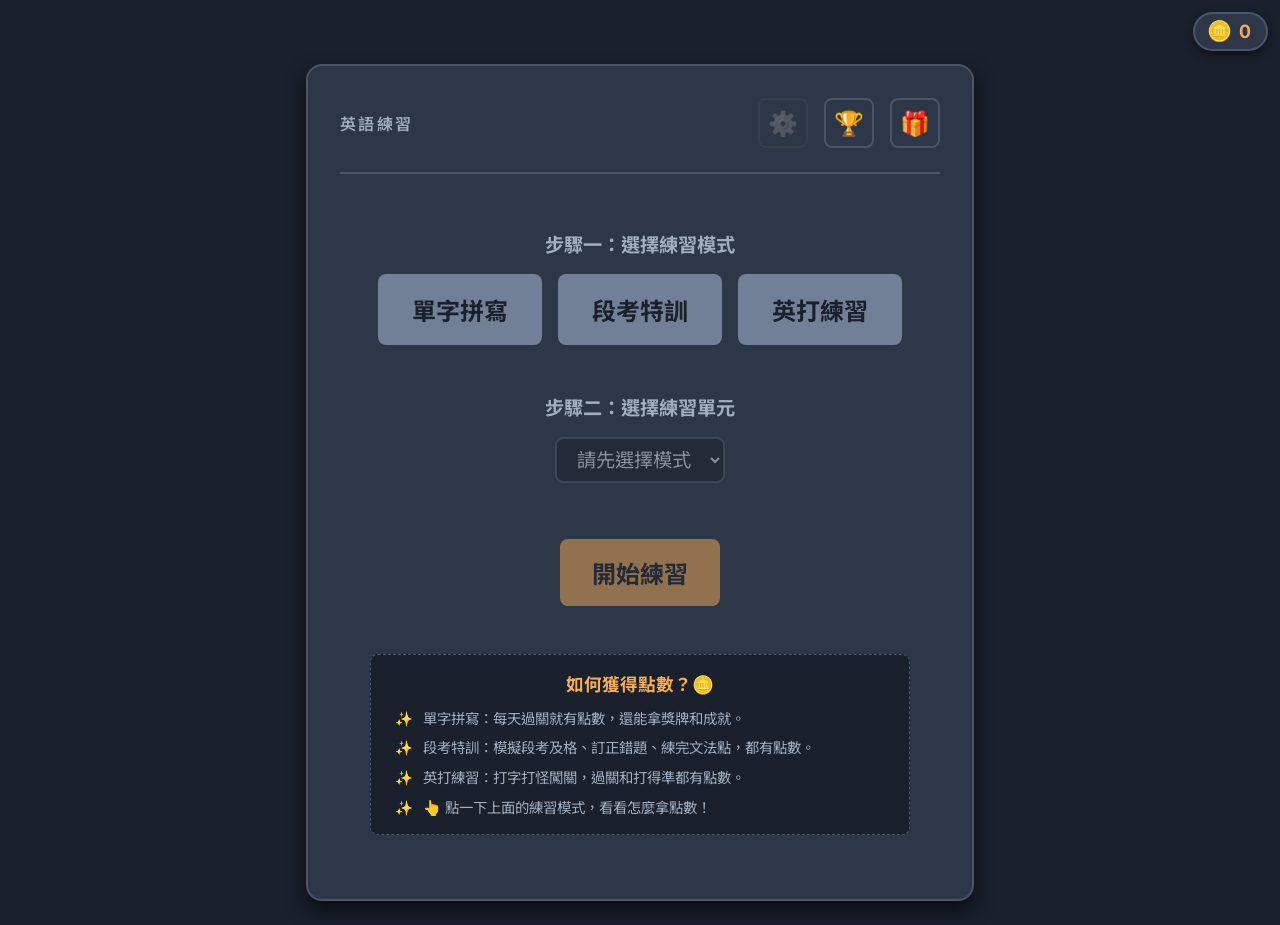
<file: index.html>
<!DOCTYPE html>
<html lang="zh-TW">
<head>
    <meta charset="UTF-8">
    <meta name="viewport" content="width=device-width, initial-scale=1.0">
    <meta name="description" content="英語練習：單字拼寫、段考特訓與英打練習，搭配點數與成就系統，讓每天的英語練習更有動力。">
    <meta name="theme-color" content="#1a202c">
    <meta name="color-scheme" content="dark">
    <title>英語練習</title>
    <link rel="icon" href="data:image/svg+xml,<svg xmlns=%22http://www.w3.org/2000/svg%22 viewBox=%220 0 100 100%22><text y=%22.9em%22 font-size=%2290%22>📘</text></svg>">
    <link rel="preconnect" href="https://fonts.googleapis.com">
    <link rel="preconnect" href="https://fonts.gstatic.com" crossorigin>
    <link href="https://fonts.googleapis.com/css2?family=Inter:wght@400;600;700&family=Noto+Sans+TC:wght@400;500;700&display=swap" rel="stylesheet">
    <!-- 每次開啟都在網址後面加上當下的時間，讓瀏覽器重新下載樣式與程式，
         不會拿舊的快取檔案配新檔案。新增檔案時加進下面對應的清單（程式照清單順序執行）。 -->
    <script>
        (function () {
            var v = Date.now();
            ['style.css', 'trainer.css', 'typing.css'].forEach(function (file) {
                document.write('<link rel="stylesheet" href="' + file + '?v=' + v + '">');
            });
            ['trainer-grading.js', 'trainer-core.js', 'trainer.js', 'typing.js', 'script.js'].forEach(function (file) {
                document.write('<script src="' + file + '?v=' + v + '" defer><\/script>');
            });
        })();
    </script>
    <noscript><link rel="stylesheet" href="style.css"></noscript>
</head>
<body>
    <noscript>
        <p class="noscript-message">本網站需要啟用 JavaScript 才能使用，請在瀏覽器設定中開啟後重新整理。</p>
    </noscript>

    <!-- 常駐總點數、點數紀錄視窗與得點慶祝由 script.js 的 buildPointsUi() 建立 -->

    <!-- 首頁 -->
    <div id="start-container" class="start-container">
        <header class="dashboard-header">
            <div class="dashboard-brand">
                <h1 class="app-title">英語練習</h1>
            </div>
            <nav class="dashboard-nav" aria-label="功能選單">
                <button id="admin-add-points-btn" class="icon-button icon-button-muted" type="button" title="管理員加點" aria-label="管理員加點">⚙️</button>
                <button id="show-achievements-btn" class="icon-button" type="button" title="我的成就" aria-label="我的成就">🏆</button>
                <button id="show-redemptions-btn" class="icon-button" type="button" title="我的兌換" aria-label="我的兌換">🎁</button>
            </nav>
        </header>
        <main class="dashboard-main">
            <div class="start-step">
                <h2 id="mode-step-title">步驟一：選擇練習模式</h2>
                <div class="mode-selection" role="group" aria-labelledby="mode-step-title">
                    <button id="mode-btn-spelling" class="start-button secondary" type="button" data-mode="spelling" aria-pressed="false">單字拼寫</button>
                    <button id="mode-btn-trainer" class="start-button secondary" type="button" data-mode="trainer" aria-pressed="false">段考特訓</button>
                </div>
            </div>

            <div class="start-step">
                <h2 id="unit-step-title">步驟二：選擇練習單元</h2>
                <select id="word-list-select" class="word-list-select" aria-labelledby="unit-step-title" disabled></select>
                <div id="unit-rewards-badge-container" class="unit-rewards-badge-container" style="display: none;"></div>
                <p id="unit-rewards-hint" class="unit-rewards-hint" hidden></p>
            </div>

            <div class="start-step">
                <button id="start-game-btn" class="start-button" type="button" disabled>開始練習</button>
            </div>

            <div class="points-info-container">
                <h3 id="points-info-title">如何獲得點數？🪙</h3>
                <ul id="points-info-list"></ul>
            </div>
        </main>
    </div>

    <!-- 單字拼寫 -->
    <div id="game-container" class="game-container" style="display: none;">
        <div class="progress-wrapper">
            <div class="progress-container">
                <div id="progress-bar"></div>
            </div>
            <div id="round-display"></div>
            <button id="spelling-quit-btn" class="quit-button" type="button">離開</button>
        </div>

        <div class="word-area">
            <div id="current-word-display" class="word-display"></div>
            <div class="pronunciation-area">
                <div id="phonetics-display" class="phonetics-display"></div>
                <button id="play-audio-btn" class="play-audio-btn" type="button" title="播放發音" aria-label="播放發音">🔊</button>
            </div>
            <div id="translation-display" class="translation-display"></div>
            <div id="example-display" class="example-display"></div>
        </div>

        <form id="spelling-form" class="spelling-input-area" style="display: none;">
            <input type="text" id="spelling-input" aria-label="拼寫單字" autocomplete="off" autocorrect="off" autocapitalize="off" spellcheck="false" enterkeyhint="send" placeholder="請在這裡拼出單字">
        </form>

        <div id="feedback-message" class="feedback-message" role="status" aria-live="polite"></div>

        <div id="health-display" class="health-display" aria-label="剩餘愛心"></div>
    </div>

    <!-- 段考特訓（畫面由 trainer.js 產生） -->
    <div id="trainer-container" class="trainer-container" style="display: none;"></div>

    <!-- 結算畫面 -->
    <div id="completion-container" class="start-container completion-container" style="display: none;">
        <div id="completion-icon" class="completion-icon" aria-hidden="true">🎉</div>
        <h1 id="completion-title" class="start-title">恭喜通關！</h1>
        <p id="completion-message" class="completion-message"></p>
        <ul id="completion-stats" class="completion-stats"></ul>
        <div id="completion-review" class="completion-review" hidden>
            <h2 id="completion-review-title" class="completion-review-title"></h2>
            <ul id="completion-review-list" class="completion-review-list"></ul>
        </div>
        <div class="completion-actions">
            <button id="restart-btn" class="start-button" type="button">再次練習</button>
            <button id="back-to-menu-btn" class="start-button secondary" type="button">返回主選單</button>
        </div>
    </div>

    <!-- 成就視窗 -->
    <div id="achievement-container" style="display: none;">
        <div id="achievement-modal" role="dialog" aria-modal="true" aria-labelledby="achievement-modal-title">
            <button id="close-achievements-btn" type="button" aria-label="關閉">&times;</button>
            <h2 id="achievement-modal-title">我的成就</h2>
            <div id="achievement-list"></div>
        </div>
    </div>

    <!-- 兌換視窗 -->
    <div id="redemption-container" style="display: none;">
        <div id="redemption-modal" role="dialog" aria-modal="true" aria-labelledby="redemption-modal-title">
            <button id="close-redemptions-btn" type="button" aria-label="關閉">&times;</button>
            <h2 id="redemption-modal-title">我的兌換</h2>
            <p id="redemption-balance" class="redemption-balance"></p>
            <form id="redemption-form" class="redemption-form" novalidate>
                <input type="number" id="redeem-points-input" aria-label="兌換點數" placeholder="兌換點數" min="1" step="1" inputmode="numeric" required>
                <input type="text" id="redeem-desc-input" aria-label="兌換說明" placeholder="兌換說明" maxlength="60" required>
                <p id="redemption-error" class="form-error" role="alert" hidden></p>
                <button type="submit">確認兌換</button>
            </form>
            <hr>
            <h3>兌換歷史</h3>
            <ul id="redemption-history-list"></ul>
        </div>
    </div>

    <!-- 管理員視窗 -->
    <div id="admin-modal-container" style="display: none;">
        <div id="admin-password-modal" role="dialog" aria-modal="true" aria-labelledby="admin-modal-title">
            <button id="close-admin-modal-btn" type="button" aria-label="關閉">&times;</button>
            <h2 id="admin-modal-title">管理員驗證</h2>
            <form id="admin-password-form" class="redemption-form" novalidate>
                <input type="password" id="admin-password-input" aria-label="管理員密碼" placeholder="請輸入管理員密碼" autocomplete="off" required>
                <p id="admin-password-error" class="form-error" role="alert" hidden></p>
                <button type="submit">驗證並繼續</button>
            </form>
            <form id="admin-grant-form" class="redemption-form" novalidate hidden>
                <label class="form-field">增加點數
                    <input type="number" id="admin-points-input" min="1" step="1" inputmode="numeric" required>
                </label>
                <label class="form-field">加點原因
                    <input type="text" id="admin-reason-input" maxlength="60" required>
                </label>
                <p id="admin-grant-error" class="form-error" role="alert" hidden></p>
                <button type="submit">確認加點</button>
            </form>
        </div>
    </div>

    <!-- 通用對話框（取代瀏覽器內建的 alert / confirm） -->
    <div id="dialog-container" class="dialog-overlay" style="display: none;">
        <div class="dialog-box" role="alertdialog" aria-modal="true" aria-labelledby="dialog-title" aria-describedby="dialog-message">
            <h2 id="dialog-title" class="dialog-title"></h2>
            <p id="dialog-message" class="dialog-message"></p>
            <div class="dialog-actions">
                <button id="dialog-cancel-btn" class="dialog-button secondary" type="button">取消</button>
                <button id="dialog-confirm-btn" class="dialog-button" type="button">確定</button>
            </div>
        </div>
    </div>

    <!-- 答題回饋閃光 -->
    <div id="flash-overlay" aria-hidden="true"></div>

    <!-- 通知訊息 -->
    <div id="toast-container" class="toast-container" role="status" aria-live="polite"></div>
</body>
</html>
</file>
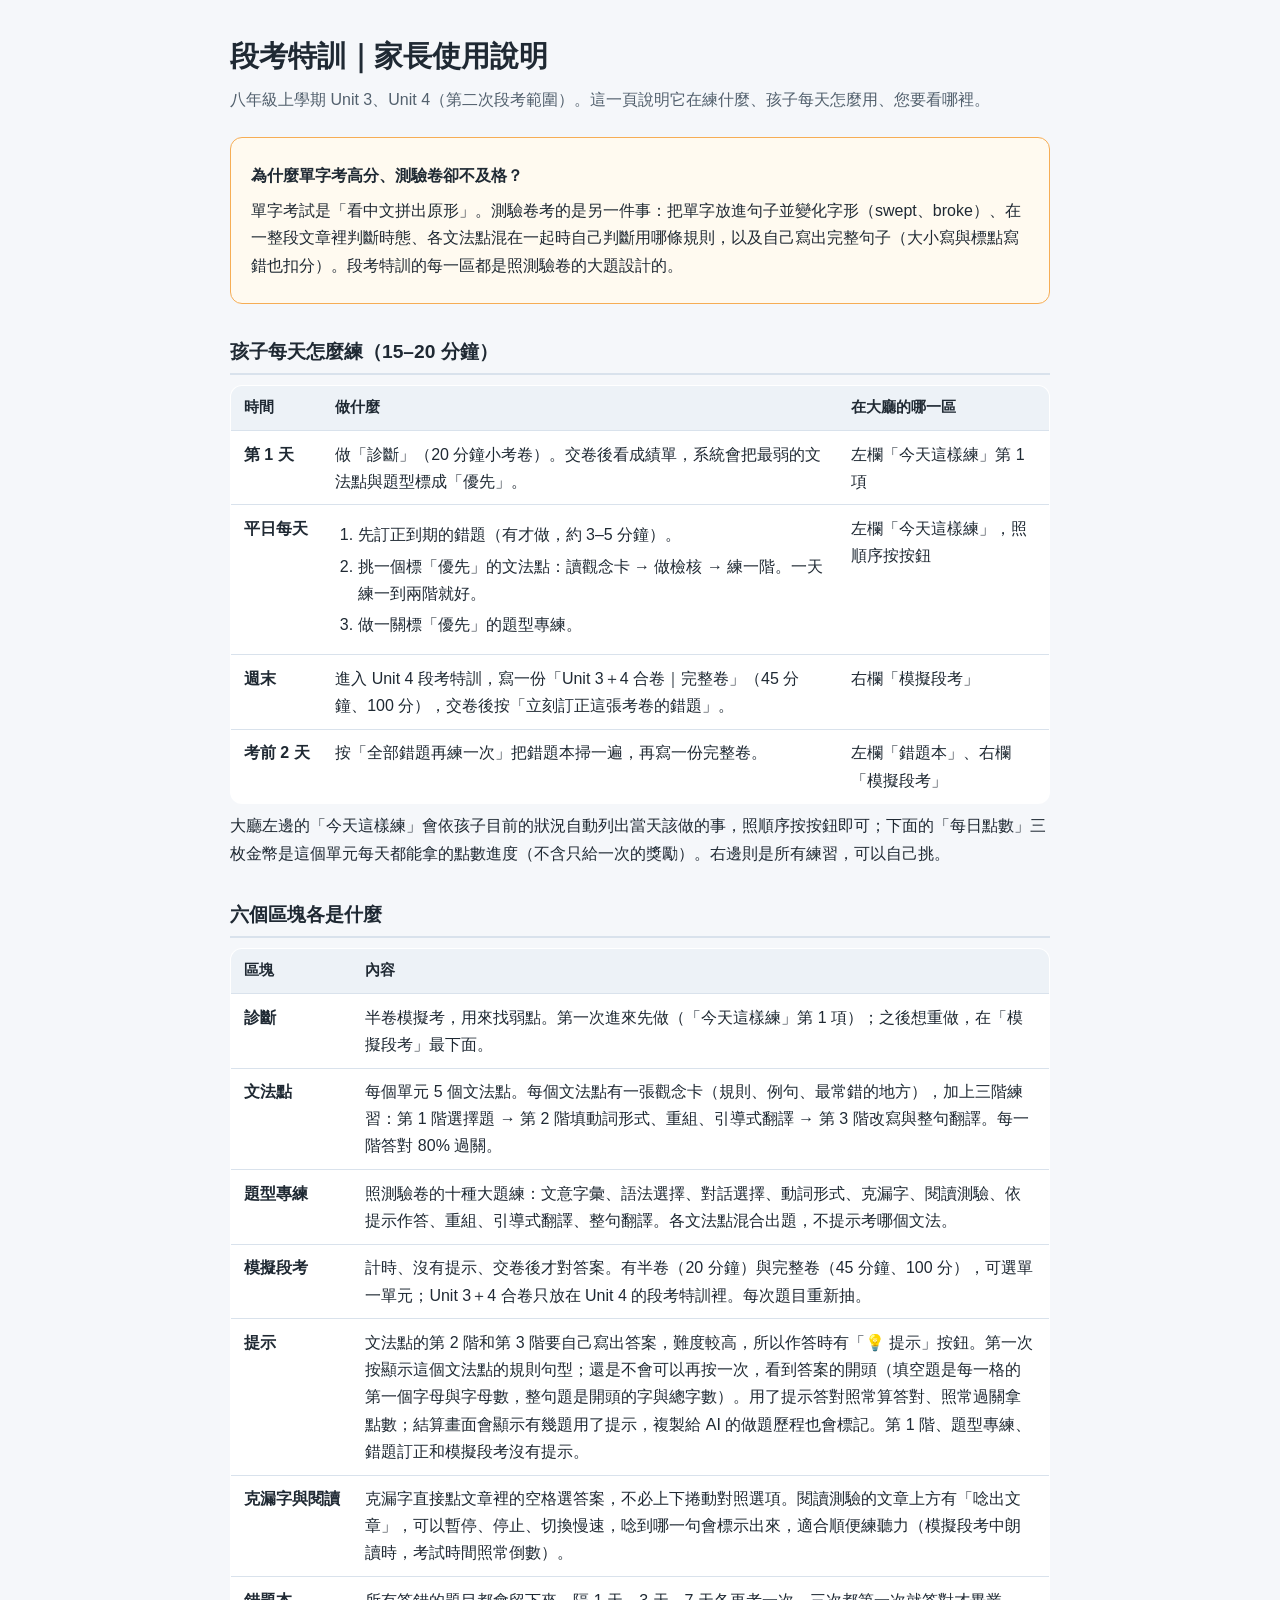
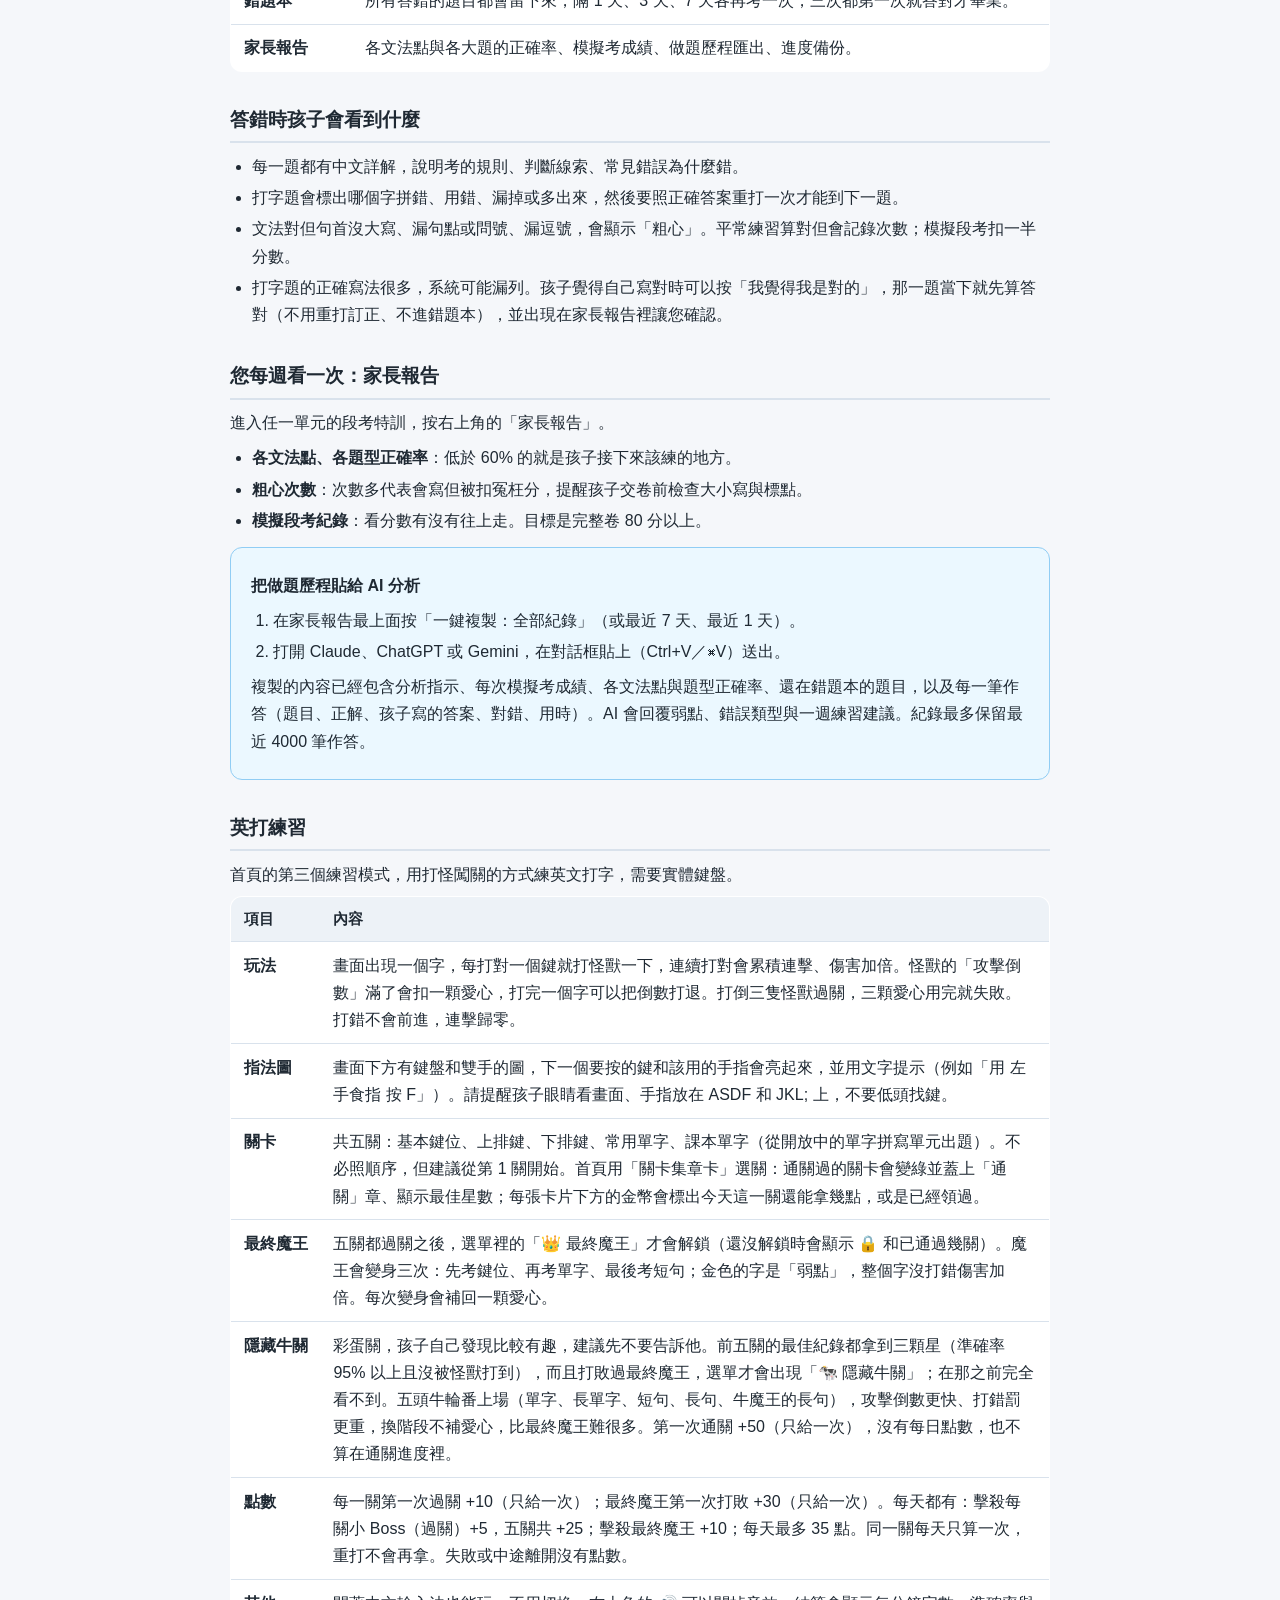
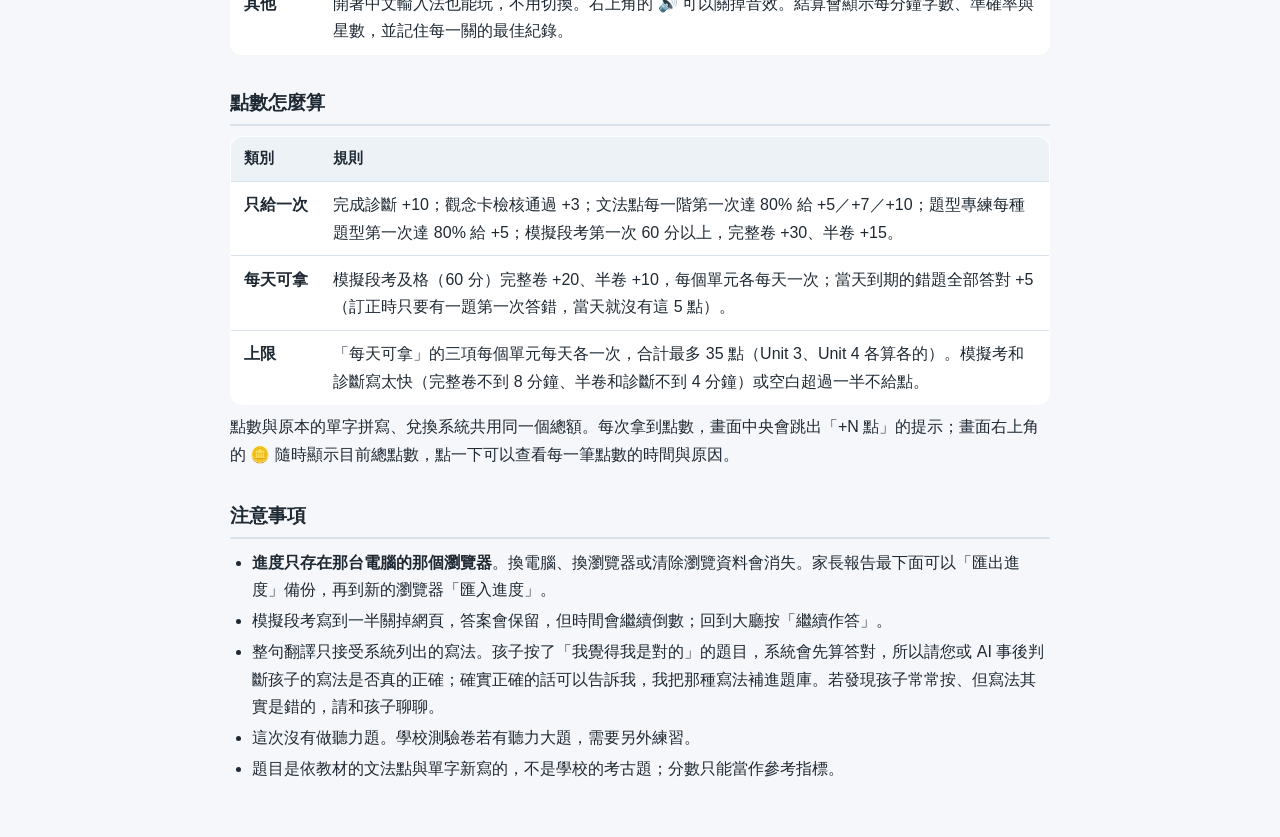
<file: parent-guide.html>
<!DOCTYPE html>
<html lang="zh-TW">
<head>
<meta charset="UTF-8">
<meta name="viewport" content="width=device-width, initial-scale=1.0">
<title>段考特訓｜家長使用說明</title>
<style>
    :root { --ink: #1f2933; --muted: #52606d; --line: #d9e2ec; --accent: #b7791f; --accent-bg: #fffaf0; --blue-bg: #ebf8ff; --blue: #2b6cb0; --green: #276749; --red: #c53030; }
    * { box-sizing: border-box; }
    body { margin: 0; background: #f5f7fa; color: var(--ink); font-family: 'Noto Sans TC', 'PingFang TC', 'Microsoft JhengHei', -apple-system, sans-serif; line-height: 1.7; }
    main { max-width: 860px; margin: 0 auto; padding: 2rem 1.25rem 3rem; }
    h1 { font-size: 1.8rem; margin: 0 0 0.3rem; }
    .lead { color: var(--muted); margin: 0 0 1.5rem; }
    h2 { font-size: 1.2rem; margin: 2rem 0 0.6rem; padding-bottom: 0.3rem; border-bottom: 2px solid var(--line); }
    p { margin: 0.5rem 0; }
    .box { background: #fff; border: 1px solid var(--line); border-radius: 12px; padding: 1rem 1.25rem; margin: 0.8rem 0; }
    .box.key { background: var(--accent-bg); border-color: #f6ad55; }
    .box.tip { background: var(--blue-bg); border-color: #90cdf4; }
    table { width: 100%; border-collapse: collapse; background: #fff; border-radius: 12px; overflow: hidden; border: 1px solid var(--line); }
    th, td { text-align: left; padding: 0.6rem 0.8rem; border-bottom: 1px solid var(--line); vertical-align: top; }
    th { background: #edf2f7; font-size: 0.92rem; white-space: nowrap; }
    tr:last-child td { border-bottom: none; }
    td:first-child { white-space: nowrap; font-weight: bold; }
    ol, ul { margin: 0.4rem 0; padding-left: 1.4rem; }
    li { margin: 0.25rem 0; }
    .tag { display: inline-block; font-size: 0.8rem; font-weight: bold; color: #fff; background: var(--blue); border-radius: 6px; padding: 0 0.5rem; margin-right: 0.3rem; }
    .wrap { overflow-x: auto; }
    code { background: #edf2f7; border-radius: 4px; padding: 0 0.3rem; font-size: 0.92em; }
    @media print { body { background: #fff; } main { padding: 0; } .box, table { break-inside: avoid; } }
</style>
</head>
<body>
<main>
    <h1>段考特訓｜家長使用說明</h1>
    <p class="lead">八年級上學期 Unit 3、Unit 4（第二次段考範圍）。這一頁說明它在練什麼、孩子每天怎麼用、您要看哪裡。</p>

    <div class="box key">
        <p><strong>為什麼單字考高分、測驗卷卻不及格？</strong></p>
        <p>單字考試是「看中文拼出原形」。測驗卷考的是另一件事：把單字放進句子並變化字形（swept、broke）、在一整段文章裡判斷時態、各文法點混在一起時自己判斷用哪條規則，以及自己寫出完整句子（大小寫與標點寫錯也扣分）。段考特訓的每一區都是照測驗卷的大題設計的。</p>
    </div>

    <h2>孩子每天怎麼練（15–20 分鐘）</h2>
    <div class="wrap">
    <table>
        <tr><th>時間</th><th>做什麼</th><th>在大廳的哪一區</th></tr>
        <tr><td>第 1 天</td><td>做「診斷」（20 分鐘小考卷）。交卷後看成績單，系統會把最弱的文法點與題型標成「優先」。</td><td>左欄「今天這樣練」第 1 項</td></tr>
        <tr><td>平日每天</td><td>
            <ol>
                <li>先訂正到期的錯題（有才做，約 3–5 分鐘）。</li>
                <li>挑一個標「優先」的文法點：讀觀念卡 → 做檢核 → 練一階。一天練一到兩階就好。</li>
                <li>做一關標「優先」的題型專練。</li>
            </ol></td><td>左欄「今天這樣練」，照順序按按鈕</td></tr>
        <tr><td>週末</td><td>進入 Unit 4 段考特訓，寫一份「Unit 3＋4 合卷｜完整卷」（45 分鐘、100 分），交卷後按「立刻訂正這張考卷的錯題」。</td><td>右欄「模擬段考」</td></tr>
        <tr><td>考前 2 天</td><td>按「全部錯題再練一次」把錯題本掃一遍，再寫一份完整卷。</td><td>左欄「錯題本」、右欄「模擬段考」</td></tr>
    </table>
    </div>
    <p>大廳左邊的「今天這樣練」會依孩子目前的狀況自動列出當天該做的事，照順序按按鈕即可；下面的「每日點數」三枚金幣是這個單元每天都能拿的點數進度（不含只給一次的獎勵）。右邊則是所有練習，可以自己挑。</p>

    <h2>六個區塊各是什麼</h2>
    <div class="wrap">
    <table>
        <tr><th>區塊</th><th>內容</th></tr>
        <tr><td>診斷</td><td>半卷模擬考，用來找弱點。第一次進來先做（「今天這樣練」第 1 項）；之後想重做，在「模擬段考」最下面。</td></tr>
        <tr><td>文法點</td><td>每個單元 5 個文法點。每個文法點有一張觀念卡（規則、例句、最常錯的地方），加上三階練習：第 1 階選擇題 → 第 2 階填動詞形式、重組、引導式翻譯 → 第 3 階改寫與整句翻譯。每一階答對 80% 過關。</td></tr>
        <tr><td>題型專練</td><td>照測驗卷的十種大題練：文意字彙、語法選擇、對話選擇、動詞形式、克漏字、閱讀測驗、依提示作答、重組、引導式翻譯、整句翻譯。各文法點混合出題，不提示考哪個文法。</td></tr>
        <tr><td>模擬段考</td><td>計時、沒有提示、交卷後才對答案。有半卷（20 分鐘）與完整卷（45 分鐘、100 分），可選單一單元；Unit 3＋4 合卷只放在 Unit 4 的段考特訓裡。每次題目重新抽。</td></tr>
        <tr><td>提示</td><td>文法點的第 2 階和第 3 階要自己寫出答案，難度較高，所以作答時有「💡 提示」按鈕。第一次按顯示這個文法點的規則句型；還是不會可以再按一次，看到答案的開頭（填空題是每一格的第一個字母與字母數，整句題是開頭的字與總字數）。用了提示答對照常算答對、照常過關拿點數；結算畫面會顯示有幾題用了提示，複製給 AI 的做題歷程也會標記。第 1 階、題型專練、錯題訂正和模擬段考沒有提示。</td></tr>
        <tr><td>克漏字與閱讀</td><td>克漏字直接點文章裡的空格選答案，不必上下捲動對照選項。閱讀測驗的文章上方有「唸出文章」，可以暫停、停止、切換慢速，唸到哪一句會標示出來，適合順便練聽力（模擬段考中朗讀時，考試時間照常倒數）。</td></tr>
        <tr><td>錯題本</td><td>所有答錯的題目都會留下來，隔 1 天、3 天、7 天各再考一次，三次都第一次就答對才畢業。</td></tr>
        <tr><td>家長報告</td><td>各文法點與各大題的正確率、模擬考成績、做題歷程匯出、進度備份。</td></tr>
    </table>
    </div>

    <h2>答錯時孩子會看到什麼</h2>
    <ul>
        <li>每一題都有中文詳解，說明考的規則、判斷線索、常見錯誤為什麼錯。</li>
        <li>打字題會標出哪個字拼錯、用錯、漏掉或多出來，然後要照正確答案重打一次才能到下一題。</li>
        <li>文法對但句首沒大寫、漏句點或問號、漏逗號，會顯示「粗心」。平常練習算對但會記錄次數；模擬段考扣一半分數。</li>
        <li>打字題的正確寫法很多，系統可能漏列。孩子覺得自己寫對時可以按「我覺得我是對的」，那一題當下就先算答對（不用重打訂正、不進錯題本），並出現在家長報告裡讓您確認。</li>
    </ul>

    <h2>您每週看一次：家長報告</h2>
    <p>進入任一單元的段考特訓，按右上角的「家長報告」。</p>
    <ul>
        <li><strong>各文法點、各題型正確率</strong>：低於 60% 的就是孩子接下來該練的地方。</li>
        <li><strong>粗心次數</strong>：次數多代表會寫但被扣冤枉分，提醒孩子交卷前檢查大小寫與標點。</li>
        <li><strong>模擬段考紀錄</strong>：看分數有沒有往上走。目標是完整卷 80 分以上。</li>
    </ul>

    <div class="box tip">
        <p><strong>把做題歷程貼給 AI 分析</strong></p>
        <ol>
            <li>在家長報告最上面按「一鍵複製：全部紀錄」（或最近 7 天、最近 1 天）。</li>
            <li>打開 Claude、ChatGPT 或 Gemini，在對話框貼上（Ctrl+V／⌘V）送出。</li>
        </ol>
        <p>複製的內容已經包含分析指示、每次模擬考成績、各文法點與題型正確率、還在錯題本的題目，以及每一筆作答（題目、正解、孩子寫的答案、對錯、用時）。AI 會回覆弱點、錯誤類型與一週練習建議。紀錄最多保留最近 4000 筆作答。</p>
    </div>

    <h2>英打練習</h2>
    <p>首頁的第三個練習模式，用打怪闖關的方式練英文打字，需要實體鍵盤。</p>
    <div class="wrap">
    <table>
        <tr><th>項目</th><th>內容</th></tr>
        <tr><td>玩法</td><td>畫面出現一個字，每打對一個鍵就打怪獸一下，連續打對會累積連擊、傷害加倍。怪獸的「攻擊倒數」滿了會扣一顆愛心，打完一個字可以把倒數打退。打倒三隻怪獸過關，三顆愛心用完就失敗。打錯不會前進，連擊歸零。</td></tr>
        <tr><td>指法圖</td><td>畫面下方有鍵盤和雙手的圖，下一個要按的鍵和該用的手指會亮起來，並用文字提示（例如「用 左手食指 按 F」）。請提醒孩子眼睛看畫面、手指放在 ASDF 和 JKL; 上，不要低頭找鍵。</td></tr>
        <tr><td>關卡</td><td>共五關：基本鍵位、上排鍵、下排鍵、常用單字、課本單字（從開放中的單字拼寫單元出題）。不必照順序，但建議從第 1 關開始。首頁用「關卡集章卡」選關：通關過的關卡會變綠並蓋上「通關」章、顯示最佳星數；每張卡片下方的金幣會標出今天這一關還能拿幾點，或是已經領過。</td></tr>
        <tr><td>最終魔王</td><td>五關都過關之後，選單裡的「👑 最終魔王」才會解鎖（還沒解鎖時會顯示 🔒 和已通過幾關）。魔王會變身三次：先考鍵位、再考單字、最後考短句；金色的字是「弱點」，整個字沒打錯傷害加倍。每次變身會補回一顆愛心。</td></tr>
        <tr><td>隱藏牛關</td><td>彩蛋關，孩子自己發現比較有趣，建議先不要告訴他。前五關的最佳紀錄都拿到三顆星（準確率 95% 以上且沒被怪獸打到），而且打敗過最終魔王，選單才會出現「🐄 隱藏牛關」；在那之前完全看不到。五頭牛輪番上場（單字、長單字、短句、長句、牛魔王的長句），攻擊倒數更快、打錯罰更重，換階段不補愛心，比最終魔王難很多。第一次通關 +50（只給一次），沒有每日點數，也不算在通關進度裡。</td></tr>
        <tr><td>點數</td><td>每一關第一次過關 +10（只給一次）；最終魔王第一次打敗 +30（只給一次）。每天都有：擊殺每關小 Boss（過關）+5，五關共 +25；擊殺最終魔王 +10；每天最多 35 點。同一關每天只算一次，重打不會再拿。失敗或中途離開沒有點數。</td></tr>
        <tr><td>其他</td><td>開著中文輸入法也能玩，不用切換。右上角的 🔊 可以關掉音效。結算會顯示每分鐘字數、準確率與星數，並記住每一關的最佳紀錄。</td></tr>
    </table>
    </div>

    <h2>點數怎麼算</h2>
    <div class="wrap">
    <table>
        <tr><th>類別</th><th>規則</th></tr>
        <tr><td>只給一次</td><td>完成診斷 +10；觀念卡檢核通過 +3；文法點每一階第一次達 80% 給 +5／+7／+10；題型專練每種題型第一次達 80% 給 +5；模擬段考第一次 60 分以上，完整卷 +30、半卷 +15。</td></tr>
        <tr><td>每天可拿</td><td>模擬段考及格（60 分）完整卷 +20、半卷 +10，每個單元各每天一次；當天到期的錯題全部答對 +5（訂正時只要有一題第一次答錯，當天就沒有這 5 點）。</td></tr>
        <tr><td>上限</td><td>「每天可拿」的三項每個單元每天各一次，合計最多 35 點（Unit 3、Unit 4 各算各的）。模擬考和診斷寫太快（完整卷不到 8 分鐘、半卷和診斷不到 4 分鐘）或空白超過一半不給點。</td></tr>
    </table>
    </div>
    <p>點數與原本的單字拼寫、兌換系統共用同一個總額。每次拿到點數，畫面中央會跳出「+N 點」的提示；畫面右上角的 🪙 隨時顯示目前總點數，點一下可以查看每一筆點數的時間與原因。</p>

    <h2>注意事項</h2>
    <ul>
        <li><strong>進度只存在那台電腦的那個瀏覽器</strong>。換電腦、換瀏覽器或清除瀏覽資料會消失。家長報告最下面可以「匯出進度」備份，再到新的瀏覽器「匯入進度」。</li>
        <li>模擬段考寫到一半關掉網頁，答案會保留，但時間會繼續倒數；回到大廳按「繼續作答」。</li>
        <li>整句翻譯只接受系統列出的寫法。孩子按了「我覺得我是對的」的題目，系統會先算答對，所以請您或 AI 事後判斷孩子的寫法是否真的正確；確實正確的話可以告訴我，我把那種寫法補進題庫。若發現孩子常常按、但寫法其實是錯的，請和孩子聊聊。</li>
        <li>這次沒有做聽力題。學校測驗卷若有聽力大題，需要另外練習。</li>
        <li>題目是依教材的文法點與單字新寫的，不是學校的考古題；分數只能當作參考指標。</li>
    </ul>
</main>
</body>
</html>
</file>
<file: style.css>
/* 英語練習 — 樣式表
   區塊順序：基礎 → 動畫 → 各畫面 → 視窗與通知 → 響應式 → 無障礙偏好 */

/* ==========================================================================
   1. 基礎設定：變數、重設、全站共用
   ========================================================================== */

:root {
    --bg-color: #1a202c;
    --container-bg-color: #2d3748;
    --text-color: #e2e8f0;
    --header-color: #a0aec0;
    --border-color: #4a5568;
    --correct-color: #48bb78;
    --incorrect-color: #e53e3e;
    --notice-color: #f6ad55;
    --incorrect-text: #fc8181; /* 深色背景上的紅色文字，對比高於 --incorrect-color */
    --text-secondary: #a0aec0;
    --hud-space: 4rem; /* 畫面上方留給常駐總點數的高度 */
    --font-family: 'Inter', 'Noto Sans TC', -apple-system, BlinkMacSystemFont, 'Segoe UI', 'PingFang TC', 'Microsoft JhengHei', sans-serif;
}

*,
*::before,
*::after {
    box-sizing: border-box;
}

[hidden] {
    display: none !important;
}

body {
    font-family: var(--font-family);
    background-color: var(--bg-color);
    color: var(--text-color);
    display: flex;
    justify-content: center;
    align-items: center;
    min-height: 100vh;
    min-height: 100dvh;
    margin: 0;
    padding: var(--hud-space) 0 1.5rem;
    -webkit-font-smoothing: antialiased;
    -webkit-text-size-adjust: 100%;
    text-size-adjust: 100%;
}

/* 視窗開啟時鎖住背景頁面的捲動 */
body.modal-open {
    overflow: hidden;
}

button,
input,
select {
    font-family: inherit;
}

button {
    touch-action: manipulation;
}

/* 鍵盤操作時的焦點外框（滑鼠點擊不顯示） */
button:focus-visible,
select:focus-visible,
summary:focus-visible {
    outline: 3px solid var(--notice-color);
    outline-offset: 2px;
}

/* 只給螢幕閱讀器讀的文字 */
.visually-hidden {
    position: absolute;
    width: 1px;
    height: 1px;
    margin: -1px;
    padding: 0;
    overflow: hidden;
    clip: rect(0, 0, 0, 0);
    white-space: nowrap;
    border: 0;
}

.noscript-message {
    max-width: 30rem;
    padding: 1.5rem;
    line-height: 1.6;
    text-align: center;
}

/* 以程式移動焦點到標題或結果卡片時（方便鍵盤與螢幕閱讀器），不顯示外框 */
[tabindex="-1"]:focus {
    outline: none;
}

/* ==========================================================================
   2. 動畫
   ========================================================================== */

@keyframes pulse-glow-a {
    from { box-shadow: 0 0 12px rgba(66, 153, 225, 0.5); }
    to { box-shadow: 0 0 26px rgba(99, 179, 237, 0.9); }
}

@keyframes pulse-glow-b {
    from { box-shadow: 0 0 12px rgba(159, 122, 234, 0.5); }
    to { box-shadow: 0 0 26px rgba(183, 148, 244, 0.9); }
}

@keyframes pulse-glow-single {
    from { box-shadow: 0 0 12px rgba(72, 187, 120, 0.5); }
    to { box-shadow: 0 0 26px rgba(104, 211, 145, 0.9); }
}

@keyframes shake {
    10%, 90% { transform: translateX(-1px); }
    20%, 80% { transform: translateX(2px); }
    30%, 50%, 70% { transform: translateX(-4px); }
    40%, 60% { transform: translateX(4px); }
}

@keyframes pulse {
    0% { transform: scale(1.0); }
    50% { transform: scale(1.05); }
    100% { transform: scale(1.0); }
}

@keyframes fadeIn {
    from { opacity: 0; transform: translateY(-5px); }
    to { opacity: 1; transform: translateY(0); }
}

@keyframes hudBump {
    0% { transform: scale(1); }
    35% { transform: scale(1.18); box-shadow: 0 0 22px rgba(246, 173, 85, 0.9); }
    100% { transform: scale(1); }
}

@keyframes celebrationIn {
    from { opacity: 0; transform: scale(0.6); }
    to { opacity: 1; transform: scale(1); }
}

@keyframes celebrationOut {
    from { opacity: 1; transform: scale(1); }
    to { opacity: 0; transform: scale(0.85) translateY(-12px); }
}

@keyframes celebrationCoinSpin {
    0%, 100% { transform: translateY(0) rotateY(0); }
    50% { transform: translateY(-6px) rotateY(180deg); }
}

@keyframes coinPulse {
    0%, 100% { transform: scale(1.1) translateY(-2px); box-shadow: 0 0 12px rgba(255, 215, 0, 0.5), 0 4px 8px rgba(255, 152, 0, 0.3); }
    50% { transform: scale(1.15) translateY(-4px); box-shadow: 0 0 20px rgba(255, 215, 0, 0.8), 0 6px 12px rgba(255, 152, 0, 0.5); }
}

/* ==========================================================================
   3. 首頁：點數、模式與單元選擇
   ========================================================================== */

.start-container {
    display: flex;
    flex-direction: column;
    align-items: center;
    width: 90%;
    max-width: 668px;
    background-color: var(--container-bg-color);
    border-radius: 1rem;
    padding: 2rem;
    border: 2px solid var(--border-color);
    box-shadow: 0 10px 20px rgba(0, 0, 0, 0.6);
}

.dashboard-header {
    width: 100%;
    display: flex;
    justify-content: space-between;
    align-items: center;
    margin-bottom: 2.5rem;
    border-bottom: 2px solid var(--border-color);
    padding-bottom: 1.5rem;
}

.dashboard-brand {
    display: flex;
    flex-direction: column;
    gap: 0.35rem;
    min-width: 0;
}

.app-title {
    margin: 0;
    font-size: 1rem;
    font-weight: 600;
    letter-spacing: 0.15em;
    color: var(--header-color);
}

/* 常駐總點數：固定在畫面右上角，也是得點時金幣飛入的目的地 */
.points-hud {
    position: fixed;
    top: 0.75rem;
    right: 0.75rem;
    z-index: 90; /* 在內容與答題閃光之上、視窗之下 */
    display: inline-flex;
    align-items: center;
    gap: 0.45rem;
    padding: 0.4rem 0.95rem 0.4rem 0.7rem;
    background-color: var(--container-bg-color);
    color: var(--notice-color);
    border: 2px solid var(--border-color);
    border-radius: 999px;
    font-size: 1.15rem;
    font-weight: bold;
    font-variant-numeric: tabular-nums;
    box-shadow: 0 4px 10px rgba(0, 0, 0, 0.45);
    cursor: pointer;
    transition: border-color 0.2s ease;
}

.points-hud:hover {
    border-color: var(--notice-color);
}

.points-hud-coin {
    font-size: 1.25rem;
    line-height: 1;
}

.points-hud.bump {
    border-color: var(--notice-color);
    animation: hudBump 0.6s ease;
}

.dashboard-nav {
    display: flex;
    gap: 1rem;
}

.icon-button {
    background: transparent;
    border: 2px solid var(--border-color);
    color: var(--header-color);
    font-size: 1.5rem;
    border-radius: 0.5rem;
    width: 50px;
    height: 50px;
    cursor: pointer;
    display: flex;
    justify-content: center;
    align-items: center;
    transition: all 0.2s ease;
}

.icon-button:hover {
    background-color: var(--bg-color);
    border-color: var(--notice-color);
}

.icon-button-muted {
    opacity: 0.3;
    filter: grayscale(1);
}

.icon-button-muted:hover,
.icon-button-muted:focus-visible {
    opacity: 0.8;
}

.dashboard-main {
    display: flex;
    flex-direction: column;
    align-items: center;
    width: 100%;
}

.word-list-select {
    font-size: 1.2rem;
    background-color: var(--bg-color);
    color: var(--text-color);
    border: 2px solid var(--border-color);
    border-radius: 0.5rem;
    padding: 0.5rem 1rem;
    margin-bottom: 1.5rem;
    max-width: 100%;
    cursor: pointer;
}

.start-button {
    font-size: 1.5rem;
    font-weight: bold;
    color: var(--bg-color);
    background-color: var(--notice-color);
    border: none;
    border-radius: 0.5rem;
    padding: 1rem 2rem;
    cursor: pointer;
    transition: background-color 0.3s ease;
}

.start-button:hover {
    background-color: #fbd38d; /* 比主色亮一階 */
}

.start-button.secondary {
    background-color: #718096;
}

.start-button.secondary:hover {
    background-color: #a0aec0;
}

.start-button:disabled {
    opacity: 0.5;
    cursor: not-allowed;
}

.start-button.secondary:disabled:hover {
    background-color: #718096;
}

.start-step {
    width: 100%;
    text-align: center;
    margin-bottom: 2rem;
}

.start-step h2 {
    font-size: 1.2rem;
    color: var(--header-color);
    margin-bottom: 1rem;
}

#word-list-select:disabled {
    opacity: 0.5;
    cursor: not-allowed;
}

#start-game-btn:disabled:hover {
    background-color: var(--notice-color); /* 停用時不套用 hover 變色 */
}

.unit-rewards-hint {
    margin: 1rem 0 0;
    font-size: 0.9rem;
    text-align: center;
    color: var(--text-color);
}

.unit-rewards-hint.tone-gold {
    color: #ffd700;
    text-shadow: 0 0 5px rgba(255, 215, 0, 0.2);
}

.unit-rewards-hint.tone-done {
    color: var(--correct-color);
}

.unit-rewards-badge-container {
    display: flex;
    justify-content: center;
    gap: 1.8rem;
    margin-top: 1.5rem;
    padding: 1rem;
    background: rgba(255, 255, 255, 0.03);
    border-radius: 16px;
    border: 1px solid var(--border-color);
    box-shadow: inset 0 2px 4px rgba(0, 0, 0, 0.3);
    animation: fadeIn 0.4s ease;
}

.reward-badge {
    display: flex;
    flex-direction: column;
    align-items: center;
    gap: 0.5rem;
    transition: all 0.3s ease;
}

.reward-badge .coin {
    width: 54px;
    height: 54px;
    border-radius: 50%;
    display: flex;
    align-items: center;
    justify-content: center;
    font-size: 1.6rem;
    font-weight: bold;
    background: var(--bg-color);
    border: 2px dashed var(--border-color);
    color: var(--header-color);
    position: relative;
    transition: all 0.3s cubic-bezier(0.175, 0.885, 0.32, 1.275);
    box-shadow: 0 4px 6px rgba(0, 0, 0, 0.2);
}

.reward-badge.active .coin {
    background: linear-gradient(135deg, #ffd700, #ff9800);
    border: 2px solid #ff9800;
    color: #fff;
    box-shadow: 0 0 15px rgba(255, 215, 0, 0.6), 0 4px 8px rgba(255, 152, 0, 0.4);
    transform: scale(1.1) translateY(-2px);
    animation: coinPulse 2.5s infinite ease-in-out;
}

.reward-badge.active .coin::after {
    content: '✓';
    position: absolute;
    bottom: -3px;
    right: -3px;
    background: var(--correct-color);
    color: white;
    border-radius: 50%;
    width: 18px;
    height: 18px;
    font-size: 0.8rem;
    display: flex;
    align-items: center;
    justify-content: center;
    font-weight: bold;
    border: 1.5px solid var(--container-bg-color);
    box-shadow: 0 2px 4px rgba(0, 0, 0, 0.3);
}

.reward-badge .badge-label {
    font-size: 0.8rem;
    color: var(--header-color);
    font-weight: 500;
    transition: color 0.3s ease;
}

.reward-badge.active .badge-label {
    color: #ffd700;
    text-shadow: 0 0 5px rgba(255, 215, 0, 0.2);
}

.mode-selection {
    display: flex;
    flex-wrap: wrap;
    gap: 1rem;
    justify-content: center;
}

.mode-selection .start-button {
    border: 2px solid transparent;
}

.mode-selection .start-button.mode-selected {
    border-color: var(--notice-color);
    box-shadow: 0 0 10px var(--notice-color);
}

.points-info-container {
    background-color: var(--bg-color);
    border: 1px dashed var(--border-color);
    border-radius: 0.5rem;
    padding: 1rem 1.5rem;
    margin-top: 1rem;
    margin-bottom: 2rem;
    width: 90%;
    max-width: 548px;
    text-align: left;
}

.points-info-container h3 {
    margin: 0 0 0.75rem 0;
    color: var(--notice-color);
    font-size: 1.1rem;
    text-align: center;
}

.points-info-container ul {
    margin: 0;
    padding-left: 0;
    list-style: none;
}

/* ✨ 用絕對定位放在左側固定欄位，文字折行後才會和第一行對齊 */
.points-info-container li {
    position: relative;
    padding-left: 1.75rem;
    margin-bottom: 0.5rem;
    color: var(--header-color);
    font-size: 0.9rem;
    line-height: 1.5;
}

.points-info-container li::before {
    content: '✨';
    position: absolute;
    left: 0;
    top: 0;
}

/* 分組小標題（例如「只給一次」「每天都有」）：不顯示 ✨，靠左對齊 */
.points-info-container li.points-info-heading {
    padding-left: 0;
    margin-top: 0.9rem;
    color: var(--notice-color);
    font-weight: bold;
}

.points-info-container li.points-info-heading:first-child {
    margin-top: 0;
}

.points-info-container li.points-info-heading::before {
    content: none;
}

.points-info-container li:last-child {
    margin-bottom: 0;
}

/* ==========================================================================
   4. 練習畫面共用：容器、進度條、愛心、回饋訊息
   ========================================================================== */

.game-container {
    width: 90%;
    max-width: 734px;
    background-color: var(--container-bg-color);
    border-radius: 1rem;
    border: 2px solid var(--border-color);
    box-shadow: 0 10px 20px rgba(0, 0, 0, 0.6);
    padding: 2rem 2.5rem;
    text-align: center;
}

.feedback-message {
    min-height: 1.5rem;
    font-size: 1.2rem;
    font-weight: bold;
    line-height: 1.5;
    overflow-wrap: anywhere;
    transition: color 0.3s ease;
}

.feedback-message.correct {
    color: var(--correct-color);
}

.feedback-message.incorrect {
    color: var(--incorrect-text);
}

.feedback-message.notice {
    color: var(--notice-color);
}

.progress-wrapper {
    display: flex;
    align-items: center;
    gap: 1rem;
    margin-bottom: 1.5rem;
}

.progress-container {
    flex-grow: 1; /* 讓進度條佔據主要空間 */
    width: 100%;
    background-color: var(--bg-color);
    border-radius: 0.5rem;
    border: 1px solid var(--border-color);
    overflow: hidden; /* 確保內部圓角正確顯示 */
}

#round-display {
    font-size: 1rem;
    font-weight: bold;
    color: var(--header-color);
    white-space: nowrap; /* 防止文字換行 */
}

#progress-bar {
    width: 0%; /* 初始寬度為 0 */
    height: 1rem;
    background-color: var(--correct-color);
    background-image: linear-gradient(45deg, var(--correct-color), #68d391);
    border-radius: 0.5rem;
    transition: width 0.4s ease-in-out;
}

.health-display {
    margin-top: 1rem;
    margin-bottom: 1.5rem;
    font-size: 2rem; /* 調整心形大小 */
    display: flex;
    justify-content: center;
    gap: 0.25rem;
    color: var(--incorrect-color); /* 裝置不支援彩色表情符號時，愛心仍顯示為紅色 */
}

.health-display .heart {
    opacity: 0.3; /* 空心時的透明度 */
    transition: opacity 0.3s ease;
}

.health-display .heart.full {
    opacity: 1; /* 滿心時的透明度 */
}

.input-correct {
    border-color: var(--correct-color) !important; /* 用 !important 蓋過輸入框的焦點邊框色 */
    animation: pulse 0.5s ease-in-out;
}

.input-incorrect {
    border-color: var(--incorrect-color) !important;
    animation: shake 0.6s cubic-bezier(.36,.07,.19,.97) both;
}

#flash-overlay {
    position: fixed;
    top: 0;
    left: 0;
    width: 100vw;
    height: 100vh;
    background-color: transparent;
    z-index: 50; /* 在內容之上、視窗之下 */
    pointer-events: none; /* 不可攔截點擊 */
    opacity: 0;
    transition: opacity 0.4s ease-out;
}

#flash-overlay.flash-correct {
    background-color: var(--correct-color);
    opacity: 0.15;
}

#flash-overlay.flash-incorrect {
    background-color: var(--incorrect-color);
    opacity: 0.15;
}

.quit-button {
    flex-shrink: 0;
    font-size: 0.9rem;
    font-weight: 600;
    color: var(--header-color);
    background: transparent;
    border: 1px solid var(--border-color);
    border-radius: 0.5rem;
    padding: 0.3rem 0.75rem;
    cursor: pointer;
    transition: color 0.2s ease, border-color 0.2s ease;
}

.quit-button:hover {
    color: var(--text-color);
    border-color: var(--header-color);
}

/* ==========================================================================
   5. 單字拼寫
   ========================================================================== */

.word-display {
    font-family: 'Consolas', 'Courier New', monospace;
    font-size: 3rem;
    font-weight: 700;
    color: var(--text-color);
    letter-spacing: 0.2em;
    margin-bottom: 0.5rem;
    min-height: 4rem; /* 確保高度穩定 */
    display: flex;
    align-items: center;
    justify-content: center;
}

.pronunciation-area {
    display: flex;
    justify-content: center;
    align-items: center;
    gap: 1rem;
    margin-bottom: 1rem;
}

.play-audio-btn {
    background: none;
    border: none;
    font-size: 2rem;
    color: var(--header-color);
    cursor: pointer;
    padding: 0;
    display: none;
}

.phonetics-display {
    font-size: 2rem;
    color: var(--header-color);
    min-height: 1.5rem;
    margin-bottom: 1rem;
}

.translation-display {
    font-size: 1.5rem;
    color: var(--header-color);
    min-height: 1.5rem;
    margin-bottom: 0.5rem;
}

.example-display {
    font-size: 1.5rem;
    color: var(--text-color);
    font-style: italic;
    min-height: 1.3rem;
    margin-bottom: 2rem;
    padding: 0 1rem;
    white-space: pre-line;
}

.dialogue-container {
    display: flex;
    flex-direction: column;
    gap: 0.75rem;
    width: 100%;
    max-width: 580px;
    margin: 0.5rem auto;
    padding: 0.25rem 0;
}

.chat-bubble {
    display: flex;
    align-items: center;
    gap: 0.75rem;
    padding: 0.75rem 1.25rem;
    border-radius: 1.25rem;
    font-size: 1.25rem;
    line-height: 1.45;
    transition: all 0.3s cubic-bezier(0.4, 0, 0.2, 1);
    position: relative;
    backdrop-filter: blur(8px);
    border: 1.5px solid rgba(255, 255, 255, 0.1);
    box-shadow: 0 4px 15px rgba(0, 0, 0, 0.2);
}

.chat-bubble.speaker-a {
    align-self: flex-start;
    background: linear-gradient(135deg, rgba(66, 153, 225, 0.18), rgba(49, 130, 206, 0.32));
    border-bottom-left-radius: 0.35rem;
    border-color: rgba(66, 153, 225, 0.4);
    color: #90cdf4;
}

.chat-bubble.speaker-b {
    align-self: flex-end;
    flex-direction: row-reverse;
    background: linear-gradient(135deg, rgba(159, 122, 234, 0.18), rgba(128, 90, 213, 0.32));
    border-bottom-right-radius: 0.35rem;
    border-color: rgba(159, 122, 234, 0.4);
    color: #d6bcfa;
}

.chat-bubble.single-sentence {
    align-self: center;
    justify-content: center;
    background: linear-gradient(135deg, rgba(74, 85, 104, 0.3), rgba(45, 55, 72, 0.5));
    border-color: rgba(160, 174, 192, 0.3);
    color: #e2e8f0;
    border-radius: 1rem;
    text-align: center;
    width: 100%;
}

.avatar-badge {
    display: inline-flex;
    align-items: center;
    justify-content: center;
    width: 2rem;
    height: 2rem;
    border-radius: 50%;
    font-weight: 700;
    font-size: 0.95rem;
    flex-shrink: 0;
    font-style: normal;
}

.speaker-a .avatar-badge {
    background: linear-gradient(135deg, #4299e1, #3182ce);
    color: #ffffff;
    box-shadow: 0 2px 8px rgba(66, 153, 225, 0.5);
}

.speaker-b .avatar-badge {
    background: linear-gradient(135deg, #9f7aea, #805ad5);
    color: #ffffff;
    box-shadow: 0 2px 8px rgba(159, 122, 234, 0.5);
}

.bubble-text {
    font-style: italic;
    word-break: break-word;
}

.chat-bubble.speaking-highlight {
    transform: scale(1.03);
    z-index: 10;
}

.speaker-a.speaking-highlight {
    box-shadow: 0 0 22px rgba(66, 153, 225, 0.8), 0 0 10px rgba(66, 153, 225, 0.5);
    border-color: #63b3ed;
    animation: pulse-glow-a 1.2s infinite alternate ease-in-out;
}

.speaker-b.speaking-highlight {
    box-shadow: 0 0 22px rgba(159, 122, 234, 0.8), 0 0 10px rgba(159, 122, 234, 0.5);
    border-color: #b794f4;
    animation: pulse-glow-b 1.2s infinite alternate ease-in-out;
}

.single-sentence.speaking-highlight {
    box-shadow: 0 0 22px rgba(72, 187, 120, 0.8), 0 0 10px rgba(72, 187, 120, 0.5);
    border-color: #68d391;
    animation: pulse-glow-single 1.2s infinite alternate ease-in-out;
}

.spelling-input-area {
    display: flex;
    justify-content: center;
    flex-wrap: wrap;
    min-height: 4rem;
    margin-bottom: 1.5rem;
}

#spelling-input {
    background-color: var(--bg-color);
    color: var(--text-color);
    border: 2px solid var(--border-color);
    border-radius: 0.5rem;
    width: 100%;
    padding: 1rem;
    font-size: 1.5rem;
    text-align: center;
    transition: border-color 0.3s ease;
}

#spelling-input:focus {
    outline: none;
    border-color: var(--notice-color);
}

#spelling-input::placeholder {
    color: var(--header-color);
    opacity: 0.6;
}

.spelling-mistake-box {
    text-align: left;
    width: fit-content;
    max-width: 100%;
    margin: 0 auto;
}

/* ==========================================================================
   6. 通用按鈕（對話框、段考特訓共用）
   ========================================================================== */

.dialog-button {
    font-size: 1.05rem;
    color: var(--bg-color);
    background: var(--notice-color);
    border: 2px solid transparent;
    border-radius: 0.6rem;
    padding: 0.75rem 1.1rem;
    font-weight: bold;
    cursor: pointer;
    transition: background-color 0.2s ease, border-color 0.2s ease, transform 0.2s ease;
}

/* 主要按鈕（橘底深色字）滑過時變亮，維持文字對比 */
.dialog-button:not(.secondary):hover:not(:disabled) {
    background: #fbd38d;
    transform: translateY(-1px);
}

.dialog-button.secondary {
    color: var(--text-color);
    background: #4a5568;
}

.dialog-button.secondary:hover:not(:disabled) {
    background: #566176;
    border-color: var(--header-color);
    transform: translateY(-1px);
}

.dialog-button:disabled {
    opacity: 0.45;
    cursor: not-allowed;
    transform: none;
}

/* ==========================================================================
   8. 結算畫面
   ========================================================================== */

.completion-container {
    text-align: center;
}

.completion-icon {
    font-size: 3.5rem;
    line-height: 1;
    margin-bottom: 0.75rem;
}

.start-title {
    font-size: 2rem;
    color: var(--header-color);
    margin-bottom: 1.5rem;
}

.completion-container .start-title {
    margin: 0 0 0.75rem;
}

.completion-container.fail .start-title {
    color: var(--notice-color);
}

.completion-message {
    color: var(--text-secondary);
    line-height: 1.6;
    margin: 0 0 1.5rem;
}

.completion-stats {
    list-style: none;
    display: flex;
    flex-wrap: wrap;
    justify-content: center;
    gap: 0.75rem;
    padding: 0;
    margin: 0 0 1.5rem;
}

.completion-stats li {
    padding: 0.6rem 1rem;
    background-color: var(--bg-color);
    border: 1px solid var(--border-color);
    border-radius: 0.75rem;
    font-weight: bold;
}

.completion-review {
    width: 100%;
    max-width: 30rem;
    margin-bottom: 1.5rem;
    padding: 1rem 1.25rem;
    text-align: left;
    background-color: var(--bg-color);
    border: 1px solid var(--border-color);
    border-radius: 0.75rem;
}

.completion-review-title {
    margin: 0 0 0.75rem;
    font-size: 1rem;
    color: var(--header-color);
}

.completion-review-list {
    list-style: none;
    margin: 0;
    padding: 0;
    max-height: 16rem;
    overflow-y: auto;
}

.completion-review-list li {
    padding: 0.45rem 0;
    border-bottom: 1px solid var(--border-color);
    line-height: 1.5;
}

.completion-review-list li:last-child {
    border-bottom: none;
}

.completion-review-main {
    font-weight: bold;
    margin-right: 0.75rem;
}

.completion-review-sub {
    color: var(--header-color);
    font-size: 0.9rem;
}

.completion-actions {
    display: flex;
    flex-wrap: wrap;
    justify-content: center;
    gap: 0.75rem;
}

/* ==========================================================================
   9. 視窗：成就、兌換、管理員、對話框
   ========================================================================== */

#achievement-container, #redemption-container, #points-history-container {
    position: fixed;
    top: 0;
    left: 0;
    width: 100%;
    height: 100%;
    background-color: rgba(0, 0, 0, 0.7);
    display: flex;
    justify-content: center;
    align-items: center;
    z-index: 100;
}

#achievement-modal, #redemption-modal, #points-history-modal {
    background-color: var(--container-bg-color);
    padding: 2rem;
    border-radius: 1rem;
    border: 2px solid var(--border-color);
    width: 90%;
    max-width: 568px;
    max-height: 80vh;
    overflow-y: auto;
    overscroll-behavior: contain;
    position: relative;
}

#achievement-modal > h2,
#redemption-modal > h2,
#points-history-modal > h2 {
    margin-top: 0;
    padding-right: 2.5rem;
}

#achievement-list, #redemption-history-list {
    list-style: none;
    padding: 0;
    margin: 0;
}

.ach-summary {
    display: flex;
    flex-wrap: wrap;
    gap: 0.5rem 1.5rem;
    padding: 0.75rem 1rem;
    margin-bottom: 1.5rem;
    background-color: var(--bg-color);
    border: 1px solid var(--border-color);
    border-radius: 0.75rem;
    font-weight: bold;
}

.ach-rows {
    list-style: none;
    padding: 0;
    margin: 0 0 1rem 0;
}

.ach-row {
    display: grid;
    grid-template-columns: 2rem 1fr auto;
    grid-template-areas:
        "icon text chip"
        "icon status status";
    align-items: center;
    gap: 0.25rem 0.75rem;
    padding: 0.6rem 0.25rem;
    border-bottom: 1px solid var(--border-color);
}

.ach-row:last-child {
    border-bottom: none;
}

.ach-row-icon {
    grid-area: icon;
    font-size: 1.5rem;
    line-height: 1;
    text-align: center;
    filter: grayscale(100%);
    opacity: 0.5;
}

.ach-row.unlocked .ach-row-icon {
    filter: none;
    opacity: 1;
}

.ach-row-text {
    grid-area: text;
    display: flex;
    flex-wrap: wrap;
    align-items: baseline;
    gap: 0 0.5rem;
    min-width: 0;
}

.ach-row-name {
    font-weight: bold;
    color: var(--header-color);
}

.ach-row.unlocked .ach-row-name {
    color: var(--text-color);
}

.ach-row-desc {
    font-size: 0.8rem;
    color: var(--header-color);
}

.ach-chip {
    grid-area: chip;
    font-size: 0.75rem;
    font-weight: bold;
    color: var(--notice-color);
    border: 1px solid var(--notice-color);
    border-radius: 999px;
    padding: 0.1rem 0.5rem;
    white-space: nowrap;
}

.ach-row-status {
    grid-area: status;
    display: flex;
    align-items: center;
    gap: 0.5rem;
    font-size: 0.8rem;
    color: var(--header-color);
}

.ach-row-status.ach-done {
    color: var(--correct-color);
    font-weight: bold;
}

.ach-row-status .ach-progress-bar-container {
    flex: 1;
    margin-top: 0;
}

.ach-medal-step {
    font-size: 1.2rem;
    filter: grayscale(100%);
    opacity: 0.4;
}

.ach-medal-step.unlocked {
    filter: none;
    opacity: 1;
}

.ach-medal-step + .ach-medal-step::before {
    content: '→';
    font-size: 0.8rem;
    color: var(--border-color);
    margin-right: 0.5rem;
    filter: none;
}

.ach-unit,
.ach-ended-group {
    border: 1px solid var(--border-color);
    border-radius: 0.75rem;
    margin-bottom: 0.5rem;
    background-color: var(--bg-color);
}

.ach-unit[open] {
    border-color: var(--notice-color);
}

.ach-unit > .ach-rows {
    margin: 0;
    padding: 0 0.75rem 0.25rem;
}

.ach-unit-summary,
.ach-ended-summary {
    display: flex;
    flex-wrap: wrap;
    align-items: center;
    gap: 0.4rem 0.6rem;
    padding: 0.7rem 0.75rem;
    cursor: pointer;
    list-style: none;
}

.ach-unit-summary::-webkit-details-marker,
.ach-ended-summary::-webkit-details-marker {
    display: none;
}

.ach-unit-summary::before,
.ach-ended-summary::before {
    content: '▸';
    color: var(--header-color);
    transition: transform 0.2s ease;
}

.ach-unit[open] > .ach-unit-summary::before,
.ach-ended-group[open] > .ach-ended-summary::before {
    transform: rotate(90deg);
}

.ach-ended-summary {
    color: var(--header-color);
    font-weight: bold;
}

.ach-ended-group > .ach-unit {
    margin: 0 0.5rem 0.5rem;
}

.ach-mode-tag {
    font-size: 0.7rem;
    font-weight: bold;
    padding: 0.1rem 0.4rem;
    border-radius: 0.3rem;
    background-color: var(--correct-color);
    color: var(--bg-color);
}

.ach-unit-name {
    flex: 1;
    min-width: 8rem;
    font-weight: bold;
}

.ach-unit-badges {
    display: flex;
    gap: 0.15rem;
}

.ach-mini-icon {
    filter: grayscale(100%);
    opacity: 0.35;
}

.ach-mini-icon.unlocked {
    filter: none;
    opacity: 1;
}

.ach-unit-count {
    font-size: 0.8rem;
    color: var(--header-color);
    min-width: 2.5rem;
    text-align: right;
}

.ach-progress-text {
    font-size: 0.8rem;
    color: var(--header-color);
    white-space: nowrap;
}

.ach-progress-bar-container {
    background-color: var(--bg-color);
    border-radius: 4px;
    height: 10px;
    overflow: hidden;
    border: 1px solid var(--border-color);
}

.ach-progress-bar {
    background-color: var(--correct-color);
    height: 100%;
    width: 0%; /* 實際寬度由程式設定 */
    border-radius: 4px;
    transition: width 0.5s ease;
}

.ach-section-header {
    font-size: 1.2rem;
    font-weight: bold;
    color: var(--notice-color);
    margin-top: 1.5rem;
    margin-bottom: 0.5rem;
    padding-bottom: 0.5rem;
    border-bottom: 2px solid var(--border-color);
}

.ach-section-header:first-of-type {
    margin-top: 0;
}

/* 關閉鈕固定在視窗上緣，清單捲動後仍按得到（手機全螢幕視窗沒有背景可點，尤其需要） */
#close-achievements-btn, #close-redemptions-btn, #close-points-history-btn {
    position: sticky;
    top: 0;
    float: right;
    z-index: 2;
    margin: -0.75rem -0.75rem 0 0.5rem;
    padding: 0.25rem 0.6rem;
    background-color: var(--container-bg-color);
    color: var(--header-color);
    border: none;
    border-radius: 0.5rem;
    font-size: 2.5rem;
    line-height: 1;
    cursor: pointer;
    transition: color 0.2s ease;
}

#close-achievements-btn:hover, #close-redemptions-btn:hover, #close-points-history-btn:hover {
    color: var(--text-color);
}

.redemption-form {
    display: flex;
    flex-direction: column;
    gap: 0.75rem;
    margin-bottom: 1.5rem;
}

.redemption-form input {
    background-color: var(--bg-color);
    color: var(--text-color);
    border: 2px solid var(--border-color);
    border-radius: 0.5rem;
    padding: 0.75rem;
    font-size: 1rem;
}

.redemption-form input:focus {
    outline: none;
    border-color: var(--notice-color);
}

.redemption-form button {
    font-size: 1rem;
    font-weight: bold;
    color: var(--bg-color);
    background-color: var(--notice-color);
    border: none;
    border-radius: 0.5rem;
    padding: 0.75rem;
    cursor: pointer;
    transition: background-color 0.3s ease;
}

.redemption-form button:hover {
    background-color: #fbd38d;
}

.redemption-balance {
    margin: 0 0 1rem;
    color: var(--notice-color);
    font-weight: bold;
}

#redemption-modal hr {
    border: none;
    border-top: 1px solid var(--border-color);
    margin: 0 0 1rem 0;
}

#redemption-modal h3 {
    margin: 0 0 1rem 0;
    color: var(--header-color);
}

.history-item {
    display: flex;
    justify-content: space-between;
    align-items: center;
    padding: 0.75rem 0.25rem;
    border-bottom: 1px solid var(--border-color);
    font-size: 0.9rem;
}

#redemption-history-list li:last-child .history-item {
    border-bottom: none;
}

.history-date {
    color: var(--header-color);
    font-size: 0.8rem;
    flex-basis: 35%;
}

.history-desc {
    color: var(--text-color);
    flex-basis: 45%;
    word-break: break-all;
}

.history-points {
    color: var(--incorrect-text);
    font-weight: bold;
    flex-basis: 20%;
    text-align: right;
}

.history-points.reward {
    color: var(--correct-color);
}

.history-empty {
    color: var(--header-color);
    padding: 0.5rem 0.25rem;
}

#admin-modal-container {
    position: fixed;
    top: 0;
    left: 0;
    width: 100%;
    height: 100%;
    background-color: rgba(0, 0, 0, 0.85);
    display: flex;
    justify-content: center;
    align-items: center;
    z-index: 300;
}

#admin-password-modal {
    background-color: var(--container-bg-color);
    padding: 2.5rem;
    border-radius: 1rem;
    border: 2px solid var(--notice-color);
    width: 90%;
    max-width: 484px;
    text-align: center;
    position: relative;
    box-shadow: 0 0 30px rgba(246, 173, 85, 0.2);
}

#close-admin-modal-btn {
    position: absolute;
    top: 0.5rem;
    right: 1rem;
    background: none;
    color: var(--header-color);
    border: none;
    font-size: 2.5rem;
    cursor: pointer;
}

#close-admin-modal-btn:hover {
    color: var(--text-color);
}

#admin-password-modal h2 {
    color: var(--notice-color);
    margin-bottom: 2rem;
}

#admin-password-input {
    letter-spacing: 0.5em;
    font-size: 1.5rem;
    text-align: center;
}

/* 密碼欄的寬字距只套用在輸入的圓點，提示文字維持正常 */
#admin-password-input::placeholder {
    letter-spacing: normal;
    font-size: 1rem;
}

.dialog-overlay {
    position: fixed;
    inset: 0;
    z-index: 400;
    display: flex;
    justify-content: center;
    align-items: center;
    padding: 1rem;
    background-color: rgba(0, 0, 0, 0.75);
}

.dialog-box {
    width: 100%;
    max-width: 26rem;
    padding: 1.75rem;
    background-color: var(--container-bg-color);
    border: 2px solid var(--border-color);
    border-radius: 1rem;
    box-shadow: 0 10px 30px rgba(0, 0, 0, 0.6);
    animation: fadeIn 0.2s ease;
}

.dialog-title {
    margin: 0 0 0.75rem;
    font-size: 1.25rem;
}

.dialog-message {
    margin: 0 0 1.5rem;
    color: var(--text-secondary);
    line-height: 1.6;
    white-space: pre-line;
    overflow-wrap: anywhere;
}

.dialog-actions {
    display: flex;
    justify-content: flex-end;
    flex-wrap: wrap;
    gap: 0.75rem;
}

.form-error {
    margin: 0;
    color: var(--incorrect-text);
    font-size: 0.9rem;
    text-align: left;
}

.form-field {
    display: flex;
    flex-direction: column;
    gap: 0.35rem;
    text-align: left;
    font-size: 0.9rem;
    color: var(--header-color);
}

/* ---------- 點數紀錄視窗 ---------- */
.points-history-balance {
    margin: 0 0 0.25rem;
    color: var(--notice-color);
    font-size: 1.5rem;
    font-weight: bold;
    font-variant-numeric: tabular-nums;
}

.points-history-note {
    margin: 0 0 0.75rem;
    color: var(--header-color);
    font-size: 0.85rem;
}

.points-history-day {
    margin: 1rem 0 0.25rem;
    color: var(--header-color);
    font-size: 0.85rem;
    font-weight: 600;
}

.points-history-list {
    list-style: none;
    padding: 0;
    margin: 0;
}

.points-history-list .history-item {
    align-items: baseline;
    gap: 0.75rem;
}

.points-history-list .history-date {
    flex: none;
    width: 3.2em;
}

.points-history-list .history-desc {
    flex: 1;
    min-width: 0;
}

.points-history-list .history-points {
    flex: none;
    white-space: nowrap;
}

/* ==========================================================================
   10. 得點慶祝與通知訊息
   ========================================================================== */

/* 得點慶祝：畫面中央彈出，不擋操作；在視窗之上、通知訊息之下 */
.points-celebration {
    position: fixed;
    inset: 0;
    z-index: 450;
    display: flex;
    justify-content: center;
    align-items: center;
    pointer-events: none;
}

.celebration-card {
    min-width: 230px;
    max-width: min(86vw, 380px);
    padding: 1.25rem 1.75rem 1.1rem;
    text-align: center;
    background: linear-gradient(160deg, #3a3222 0%, var(--container-bg-color) 60%);
    border: 3px solid var(--notice-color);
    border-radius: 1.25rem;
    /* 第一層陰影把背景稍微壓暗，讓卡片更醒目 */
    box-shadow: 0 0 0 100vmax rgba(10, 14, 20, 0.35), 0 0 40px rgba(246, 173, 85, 0.55), 0 16px 30px rgba(0, 0, 0, 0.6);
    opacity: 0;
}

.celebration-card.show {
    animation: celebrationIn 0.45s cubic-bezier(0.2, 1.4, 0.4, 1) forwards;
}

.celebration-card.hide {
    animation: celebrationOut 0.35s ease forwards;
}

.celebration-coin {
    display: inline-block;
    font-size: 3rem;
    line-height: 1;
    animation: celebrationCoinSpin 1.2s ease-in-out infinite;
}

.celebration-title {
    margin-bottom: 0.15rem;
    color: var(--text-color);
    font-size: 0.95rem;
    font-weight: bold;
}

.celebration-amount {
    color: var(--notice-color);
    font-size: 2.6rem;
    font-weight: 800;
    line-height: 1.15;
    font-variant-numeric: tabular-nums;
    text-shadow: 0 2px 12px rgba(246, 173, 85, 0.45);
}

.celebration-reasons {
    list-style: none;
    margin: 0.6rem 0 0;
    padding: 0.6rem 0 0;
    border-top: 1px solid rgba(246, 173, 85, 0.35);
    color: var(--text-color);
    font-size: 0.92rem;
    text-align: left;
}

.celebration-reasons li {
    display: flex;
    justify-content: space-between;
    gap: 1rem;
    padding: 0.12rem 0;
}

.celebration-reasons li span:last-child:not(:first-child) {
    color: var(--notice-color);
    font-weight: bold;
    white-space: nowrap;
}

.celebration-reasons.single li {
    justify-content: center;
    text-align: center;
}

.fly-coin {
    position: fixed;
    left: 0;
    top: 0;
    z-index: 460;
    font-size: 1.5rem;
    line-height: 1;
    pointer-events: none;
    will-change: transform;
}

.toast-container {
    position: fixed;
    bottom: 20px;
    right: 20px;
    z-index: 500;
    display: flex;
    flex-direction: column;
    align-items: flex-end;
    gap: 0.6rem;
    max-width: calc(100vw - 40px);
    pointer-events: none;
}

.toast {
    display: flex;
    align-items: center;
    max-width: 24rem;
    padding: 0.85rem 1rem;
    background-color: var(--container-bg-color);
    border: 2px solid var(--notice-color);
    border-radius: 0.5rem;
    box-shadow: 0 8px 20px rgba(0, 0, 0, 0.45);
    opacity: 0;
    transform: translateX(120%);
    transition: transform 0.4s ease, opacity 0.4s ease;
}

.toast.show {
    opacity: 1;
    transform: translateX(0);
}

.toast.toast-warning {
    border-color: var(--incorrect-color);
}

.toast-icon {
    font-size: 2rem;
    margin-right: 1rem;
}

.toast-title {
    font-weight: bold;
    color: var(--text-color);
}

.toast-description {
    color: var(--header-color);
}

/* ==========================================================================
   11. 響應式：768px 以下（手機、小平板直向）
   ========================================================================== */

@media (max-width: 768px) {
    body {
        /* 手機上內容從頂端開始排，不做垂直置中 */
        align-items: flex-start;
        padding: var(--hud-space) 0 0;
    }

    /* 主要畫面在手機上滿版顯示，像 App 一樣。
       用 min-height 而非固定高度，內容超過一個畫面時才能正常捲動。 */
    .start-container,
    .game-container,
    .completion-container {
        width: 100%;
        min-height: calc(100vh - var(--hud-space));
        min-height: calc(100dvh - var(--hud-space));
        max-width: 100%;
        border-radius: 0;
        border: none;
        box-shadow: none;
        justify-content: center; /* 內容不足一個畫面時垂直置中 */
    }

    .start-container {
        padding: 1rem;
    }

    .dashboard-header {
        padding-bottom: 1rem;
        margin-bottom: 2rem;
    }

    .icon-button {
        width: 45px;
        height: 45px;
        font-size: 1.3rem;
    }

    .start-title {
        font-size: 1.5rem;
    }

    .word-list-select {
        font-size: 1rem;
    }

    .start-button {
        width: 100%;
        font-size: 1.2rem;
        padding: 0.8rem 1.5rem;
    }

    .game-container {
        padding: 1.5rem 1rem;
    }

    .word-display {
        font-size: 2rem;
        min-height: 2.5rem;
        letter-spacing: 0.1em;
    }

    .pronunciation-area {
        gap: 0.5rem;
        margin-bottom: 0.5rem;
    }

    .phonetics-display {
        font-size: 1.2rem;
        margin-bottom: 0.5rem;
    }

    .play-audio-btn {
        font-size: 1.5rem;
    }

    .translation-display {
        font-size: 1.2rem;
    }

    .example-display {
        font-size: 1.1rem;
        margin-bottom: 1.5rem;
    }

    #spelling-input {
        font-size: 1.2rem;
        padding: 0.8rem;
    }

    .feedback-message {
        font-size: 1rem;
    }

    .dialog-button {
        font-size: 0.95rem;
        padding: 0.7rem 0.85rem;
    }

    #achievement-modal,
    #redemption-modal,
    #points-history-modal {
        width: 100%;
        height: 100%;
        max-width: 100%;
        max-height: 100%;
        border-radius: 0;
        border: none;
    }

    .mode-selection {
        flex-direction: column;
        width: 80%;
        margin: 0 auto;
    }

    .completion-actions {
        flex-direction: column;
        width: 80%;
    }

    .dialog-actions .dialog-button {
        flex: 1;
    }

    /* 通知訊息改為貼齊畫面底部、左右撐滿 */
    .toast-container {
        left: 12px;
        right: 12px;
        bottom: 12px;
        max-width: none;
        align-items: stretch;
    }

    .toast {
        max-width: none;
    }
}

/* ==========================================================================
   12. 無障礙偏好
   ========================================================================== */

@media (prefers-reduced-motion: reduce) {
    *,
    *::before,
    *::after {
        animation-duration: 0.01ms !important;
        animation-iteration-count: 1 !important;
        transition-duration: 0.01ms !important;
    }
}
</file>
